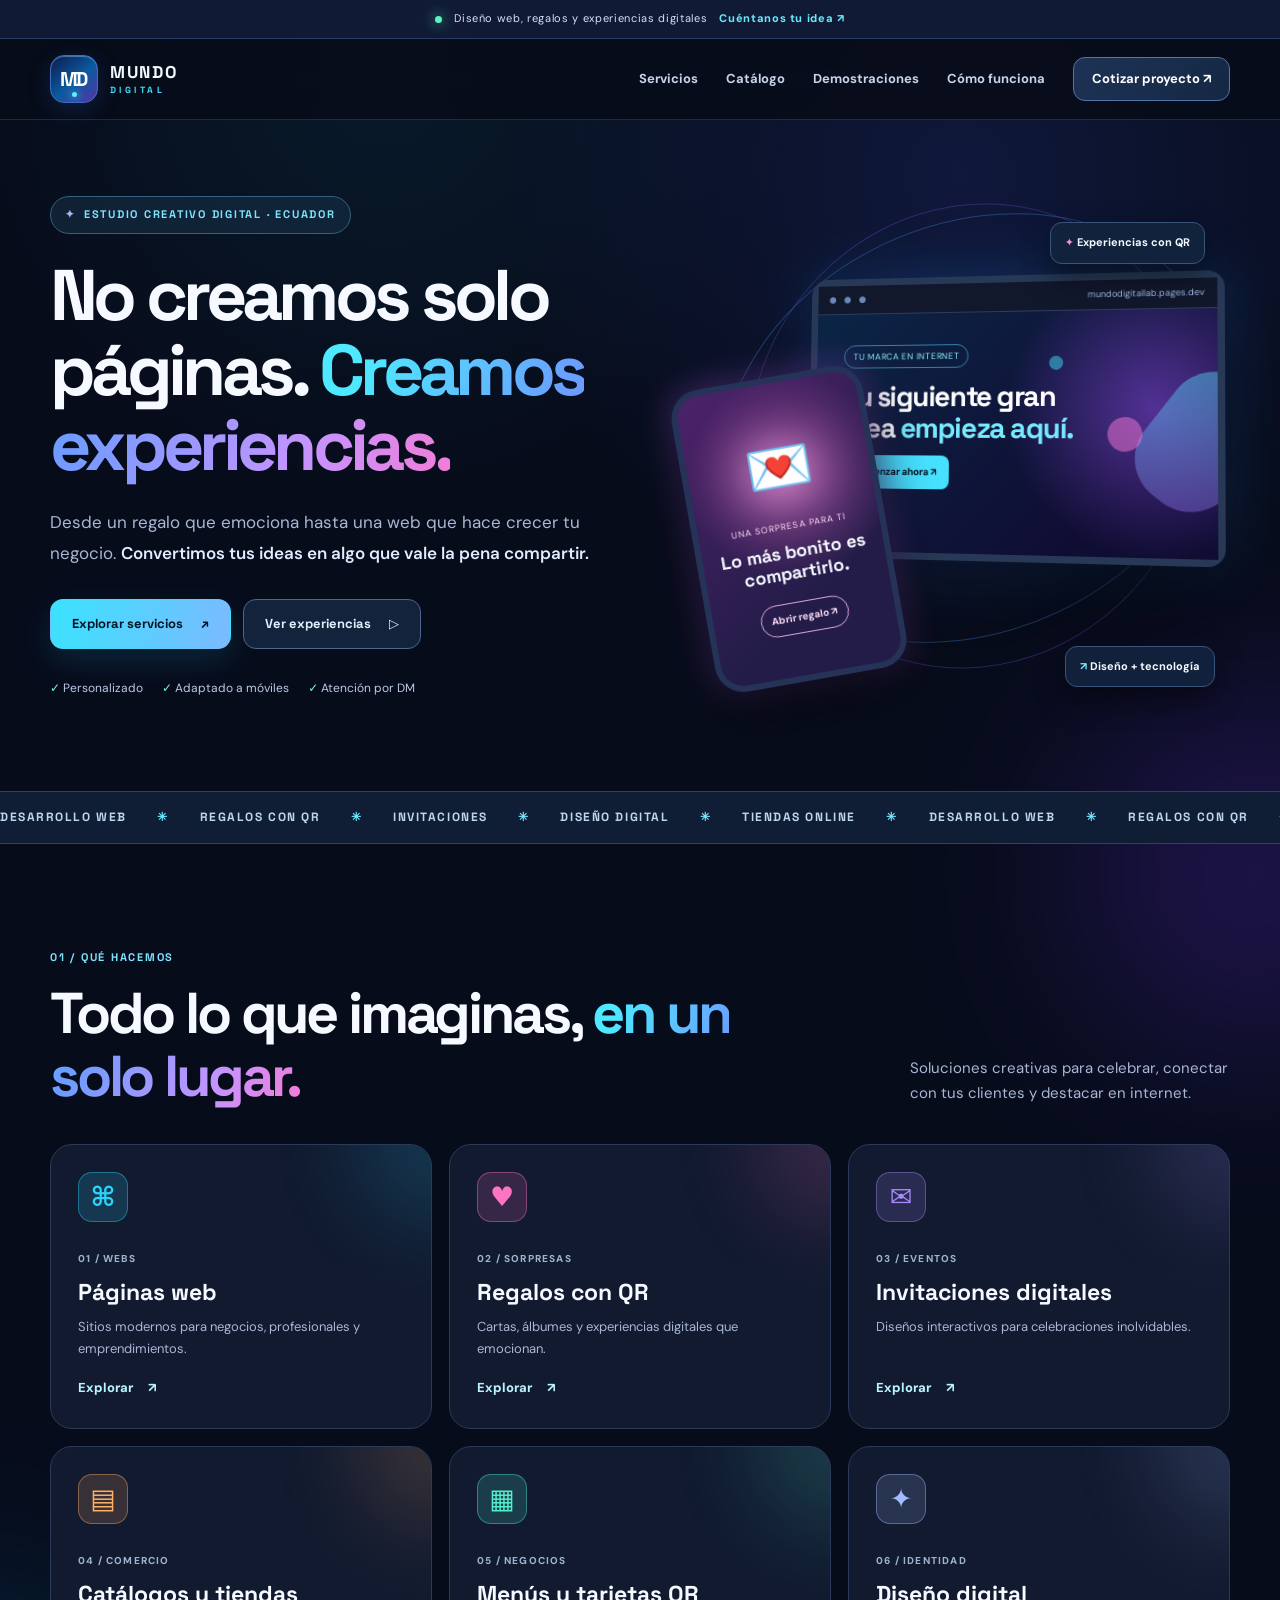
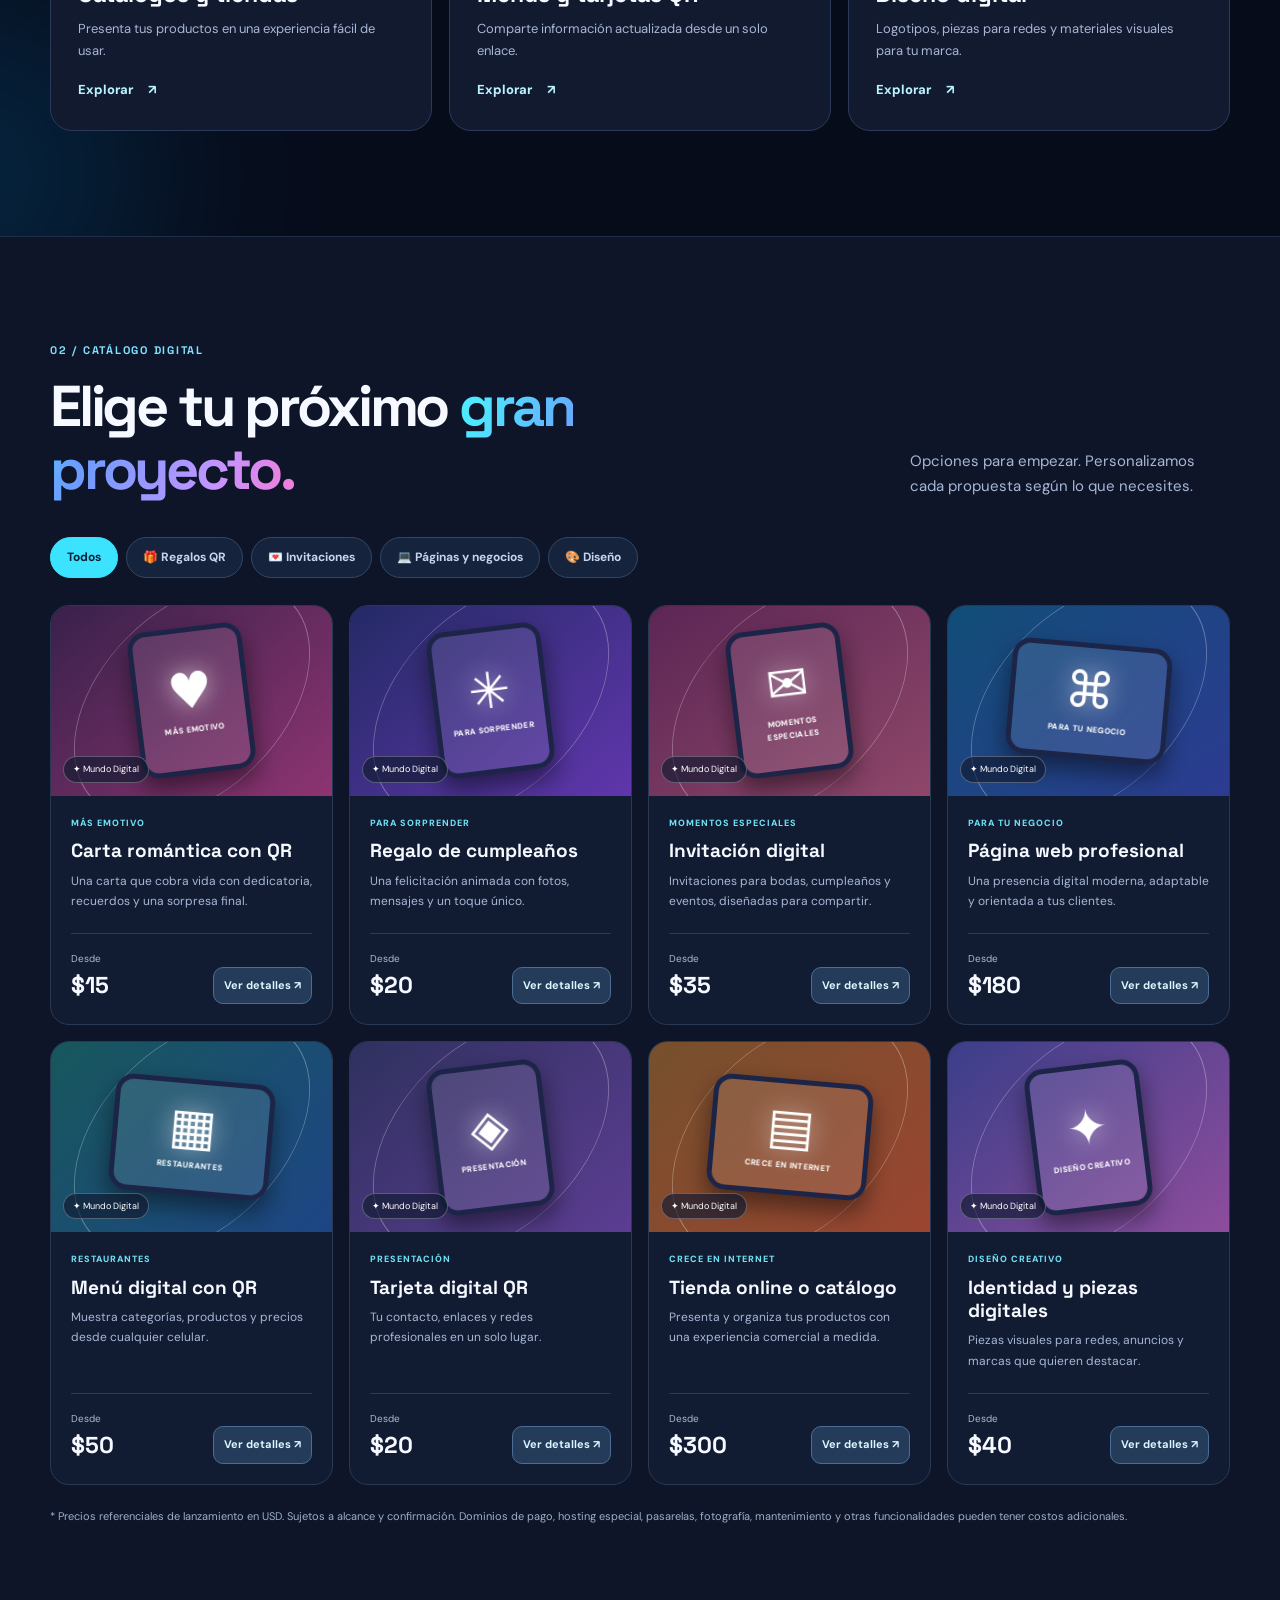
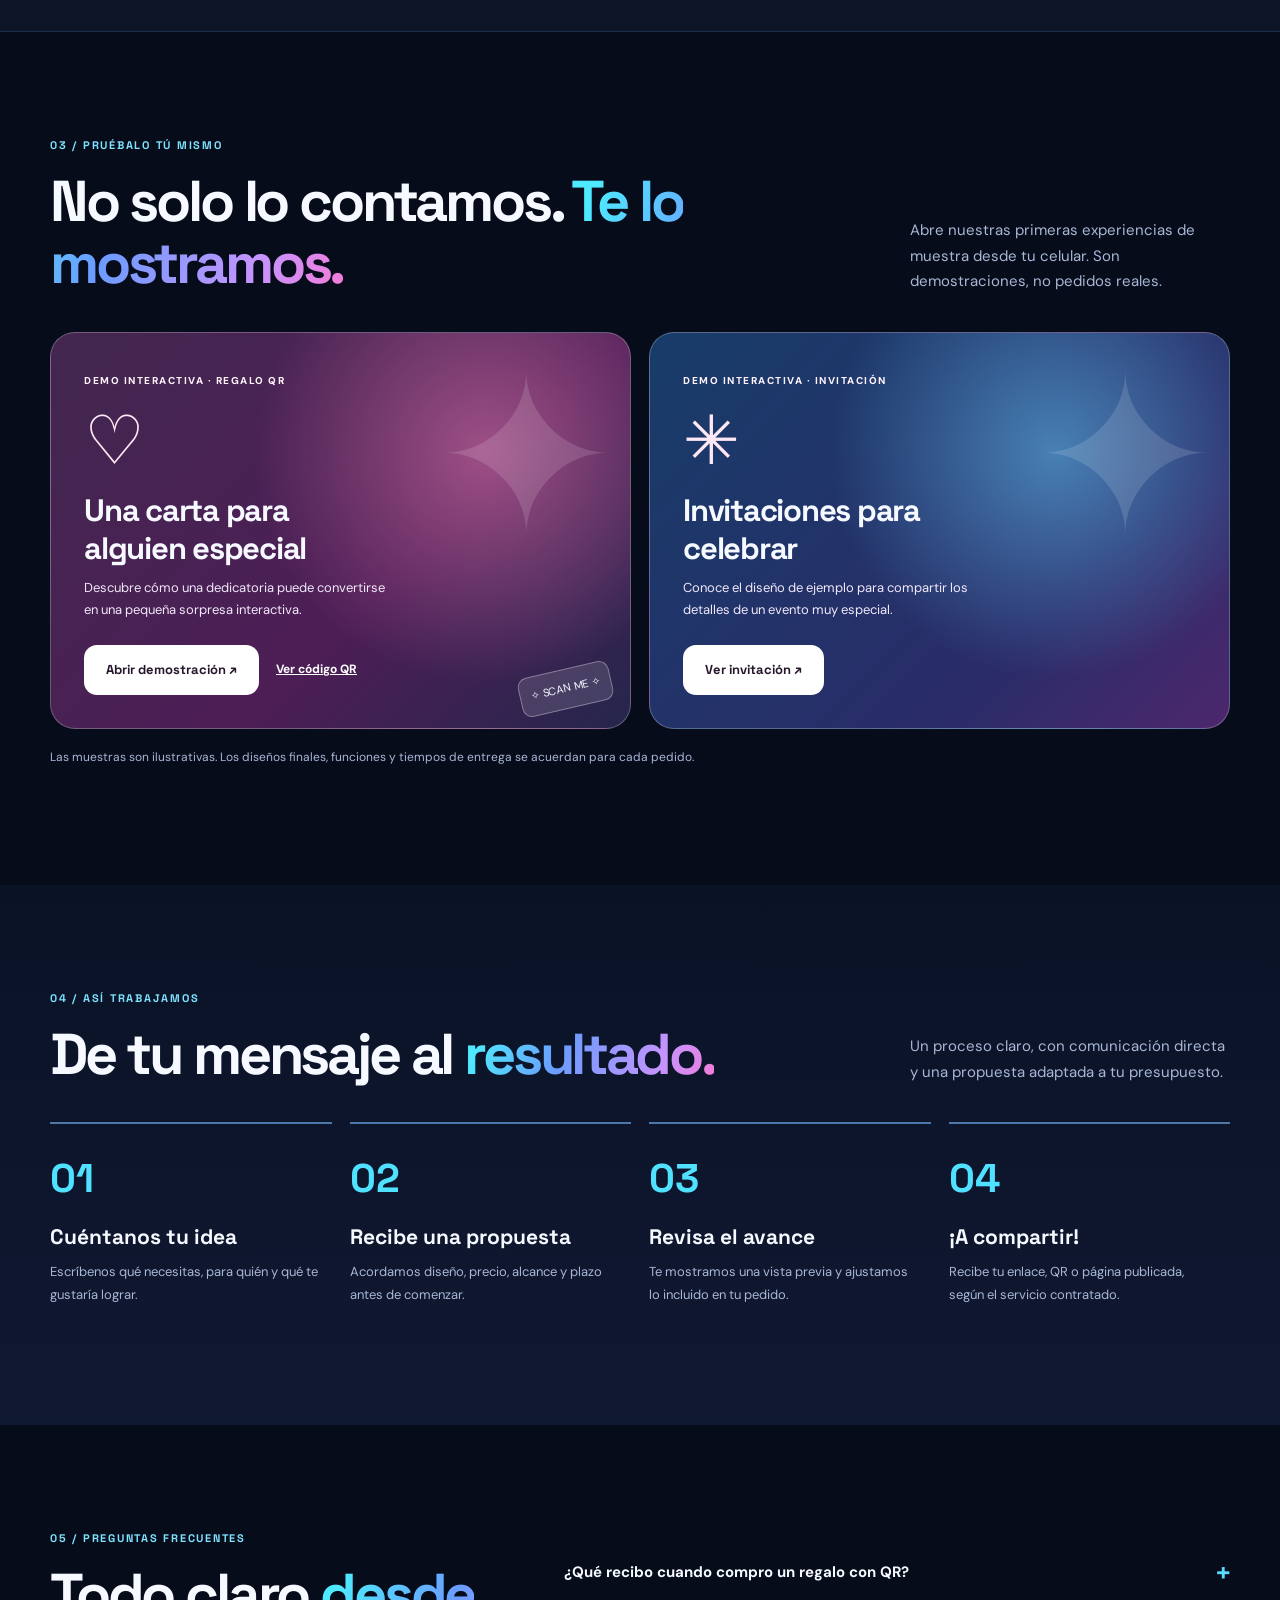
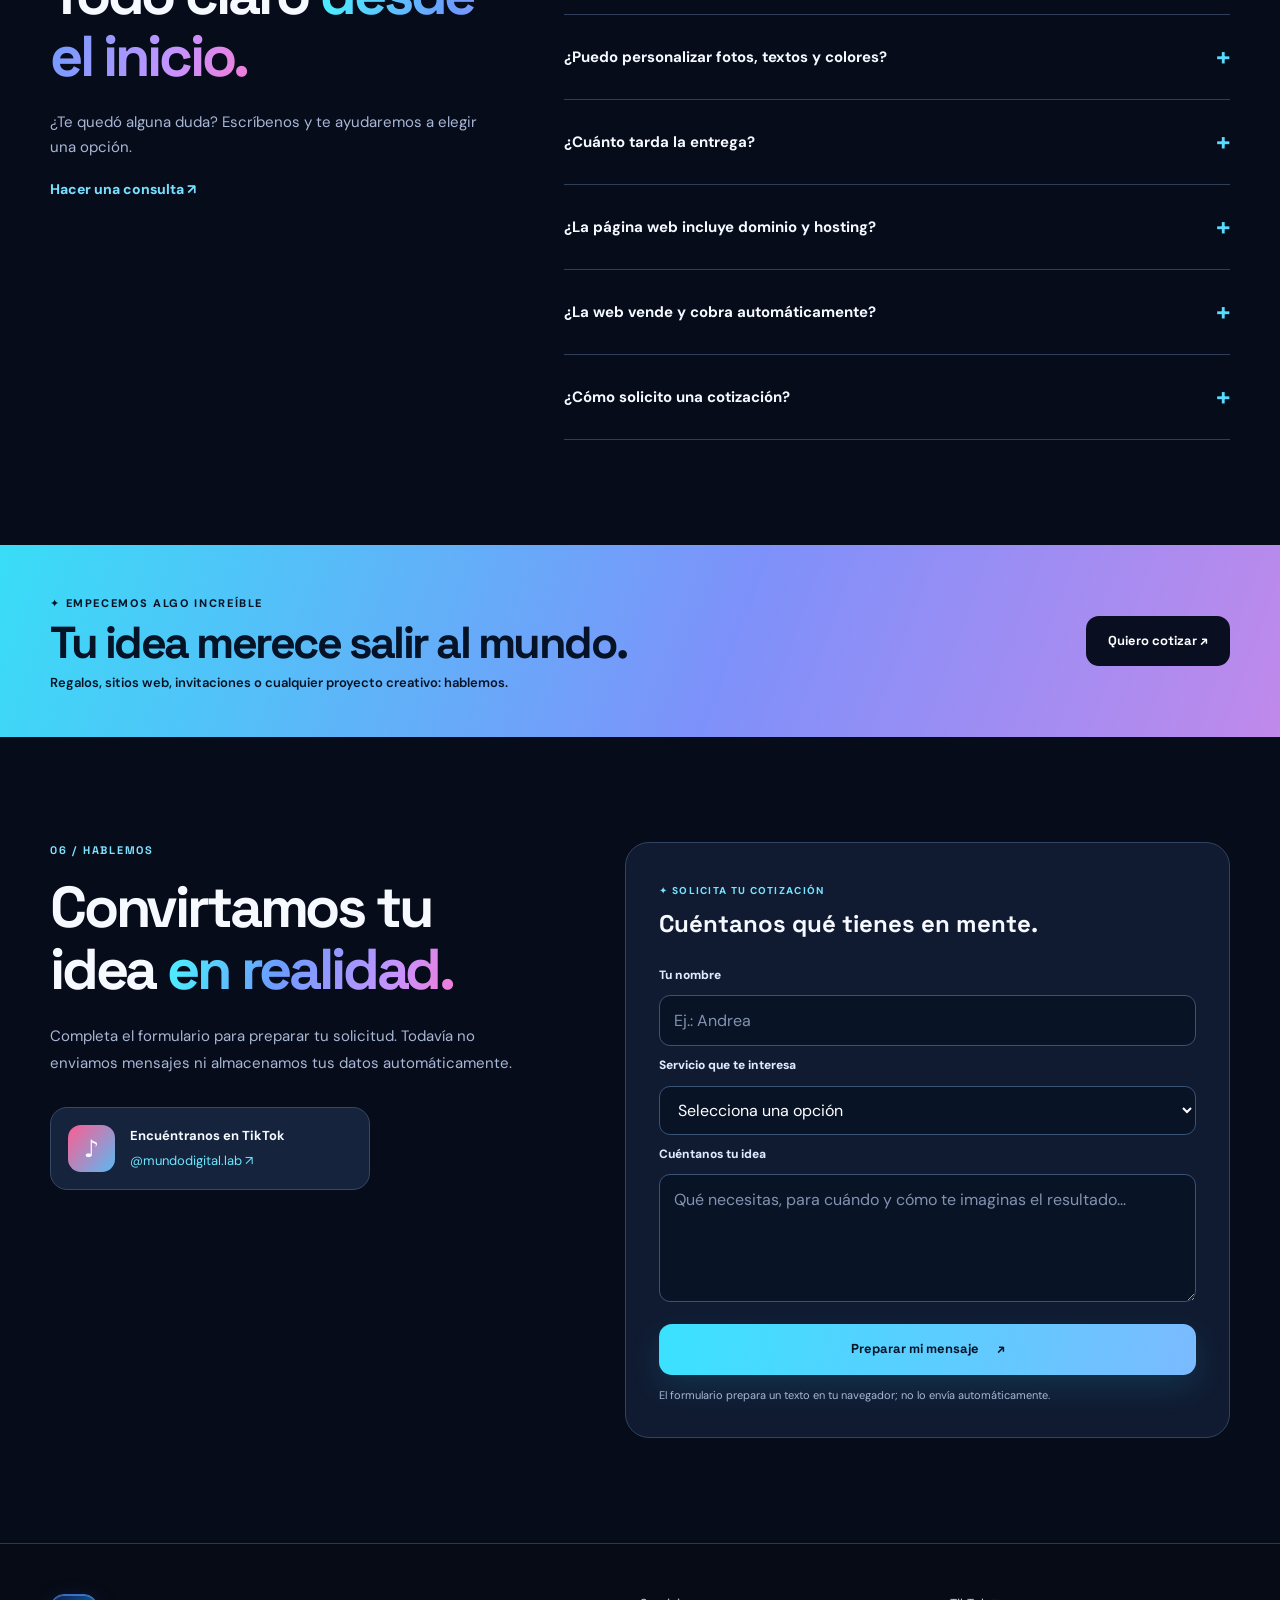
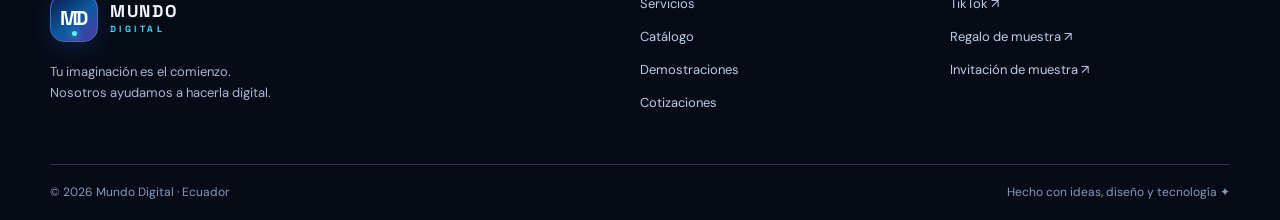
<file: index.html>
<!doctype html>
<html lang="es">
<head>
  <meta charset="utf-8">
  <meta name="viewport" content="width=device-width, initial-scale=1">
  <meta name="theme-color" content="#080c1b">
  <meta name="description" content="Mundo Digital: páginas web profesionales, regalos con QR, invitaciones, tiendas online y diseño digital. Creatividad desde Ecuador para tus ideas.">
  <meta property="og:type" content="website">
  <meta property="og:title" content="Mundo Digital — Tus ideas cobran vida">
  <meta property="og:description" content="Páginas web, regalos personalizados con QR, invitaciones y experiencias digitales creativas.">
  <meta property="og:url" content="https://mundodigitallab.pages.dev/">
  <meta property="og:image" content="https://mundodigitallab.pages.dev/assets/social-preview.png">
  <link rel="canonical" href="https://mundodigitallab.pages.dev/">
  <title>Mundo Digital — Páginas web, regalos QR y diseño creativo</title>
  <link rel="icon" href="assets/favicon.svg" type="image/svg+xml">
  <link rel="preconnect" href="https://fonts.googleapis.com">
  <link rel="preconnect" href="https://fonts.gstatic.com" crossorigin>
  <link href="https://fonts.googleapis.com/css2?family=DM+Sans:wght@400;500;600;700;800&family=Space+Grotesk:wght@400;500;600;700&display=swap" rel="stylesheet">
  <link rel="stylesheet" href="styles.css">
  <script src="script.js" defer></script>
</head>
<body>
  <a class="skip-link" href="#contenido">Saltar al contenido</a>
  <div class="ambient-light ambient-light-a" aria-hidden="true"></div>
  <div class="ambient-light ambient-light-b" aria-hidden="true"></div>

  <div class="topline"><div class="container"><span class="pulse" aria-hidden="true"></span> Diseño web, regalos y experiencias digitales <a href="#contacto">Cuéntanos tu idea <span aria-hidden="true">↗</span></a></div></div>
  <header class="site-header" id="inicio">
    <nav class="container nav" aria-label="Navegación principal">
      <a href="#inicio" class="brand" aria-label="Mundo Digital, ir al inicio">
        <span class="brand-mark" aria-hidden="true"><span>MD</span><i></i></span>
        <span class="brand-wordmark"><strong>MUNDO</strong><small>DIGITAL</small></span>
      </a>
      <button class="menu-button" id="menuButton" type="button" aria-label="Abrir menú" aria-controls="navItems" aria-expanded="false"><span></span><span></span><span></span></button>
      <div class="nav-items" id="navItems">
        <a href="#servicios">Servicios</a>
        <a href="#catalogo">Catálogo</a>
        <a href="#demostraciones">Demostraciones</a>
        <a href="#proceso">Cómo funciona</a>
        <a class="nav-cta" href="#contacto">Cotizar proyecto <span aria-hidden="true">↗</span></a>
      </div>
    </nav>
  </header>

  <main id="contenido">
    <section class="hero container" aria-labelledby="heroTitle">
      <div class="hero-copy-wrap">
        <div class="eyebrow"><span class="eyebrow-star">✦</span> ESTUDIO CREATIVO DIGITAL · ECUADOR</div>
        <h1 id="heroTitle">No creamos solo páginas. <span class="gradient-text">Creamos experiencias.</span></h1>
        <p class="hero-description">Desde un regalo que emociona hasta una web que hace crecer tu negocio. <strong>Convertimos tus ideas en algo que vale la pena compartir.</strong></p>
        <div class="hero-actions">
          <a class="btn btn-primary" href="#catalogo">Explorar servicios <span aria-hidden="true">↗</span></a>
          <a class="btn btn-outline" href="#demostraciones">Ver experiencias <span aria-hidden="true">▷</span></a>
        </div>
        <div class="hero-benefits"><span><b>✓</b> Personalizado</span><span><b>✓</b> Adaptado a móviles</span><span><b>✓</b> Atención por DM</span></div>
      </div>
      <div class="hero-art" aria-label="Vista ilustrativa de servicios digitales de Mundo Digital">
        <div class="hero-grid-glow" aria-hidden="true"></div>
        <div class="orbit orbit-one" aria-hidden="true"></div><div class="orbit orbit-two" aria-hidden="true"></div>
        <div class="desktop-mock" aria-hidden="true">
          <div class="desktop-top"><span class="dots">● ● ●</span><span class="url-chip">mundodigitallab.pages.dev</span></div>
          <div class="desktop-body"><span class="preview-chip">TU MARCA EN INTERNET</span><h2>Tu siguiente gran idea <em>empieza aquí.</em></h2><div class="preview-cta">Comenzar ahora ↗</div><div class="desktop-shapes"><i></i><i></i><i></i></div></div>
        </div>
        <div class="gift-mock"><span>💌</span><small>UNA SORPRESA PARA TI</small><strong>Lo más bonito es compartirlo.</strong><a href="demos/carta-romantica.html" aria-label="Abrir demo de regalo romántico">Abrir regalo ↗</a></div>
        <div class="floating-label fl-one"><span>✦</span> Experiencias con QR</div>
        <div class="floating-label fl-two"><span>↗</span> Diseño + tecnología</div>
      </div>
    </section>

    <div class="marquee" aria-label="Especialidades de Mundo Digital"><div>DESARROLLO WEB <b>✳</b> REGALOS CON QR <b>✳</b> INVITACIONES <b>✳</b> DISEÑO DIGITAL <b>✳</b> TIENDAS ONLINE <b>✳</b> DESARROLLO WEB <b>✳</b> REGALOS CON QR <b>✳</b> INVITACIONES <b>✳</b> DISEÑO DIGITAL <b>✳</b></div></div>

    <section class="section container" id="servicios" aria-labelledby="servicesTitle">
      <div class="section-heading"><div><p class="section-kicker">01 / QUÉ HACEMOS</p><h2 id="servicesTitle">Todo lo que imaginas, <span class="gradient-text">en un solo lugar.</span></h2></div><p>Soluciones creativas para celebrar, conectar con tus clientes y destacar en internet.</p></div>
      <div class="services-grid">
        <article class="service-block service-blue"><div class="service-icon" aria-hidden="true">⌘</div><span class="service-number">01 / WEBS</span><h3>Páginas web</h3><p>Sitios modernos para negocios, profesionales y emprendimientos.</p><a href="#catalogo" data-goto-filter="web">Explorar <span aria-hidden="true">↗</span></a></article>
        <article class="service-block service-pink"><div class="service-icon" aria-hidden="true">♥</div><span class="service-number">02 / SORPRESAS</span><h3>Regalos con QR</h3><p>Cartas, álbumes y experiencias digitales que emocionan.</p><a href="#catalogo" data-goto-filter="regalos">Explorar <span aria-hidden="true">↗</span></a></article>
        <article class="service-block service-violet"><div class="service-icon" aria-hidden="true">✉</div><span class="service-number">03 / EVENTOS</span><h3>Invitaciones digitales</h3><p>Diseños interactivos para celebraciones inolvidables.</p><a href="#catalogo" data-goto-filter="eventos">Explorar <span aria-hidden="true">↗</span></a></article>
        <article class="service-block service-orange"><div class="service-icon" aria-hidden="true">▤</div><span class="service-number">04 / COMERCIO</span><h3>Catálogos y tiendas</h3><p>Presenta tus productos en una experiencia fácil de usar.</p><a href="#catalogo" data-goto-filter="web">Explorar <span aria-hidden="true">↗</span></a></article>
        <article class="service-block service-green"><div class="service-icon" aria-hidden="true">▦</div><span class="service-number">05 / NEGOCIOS</span><h3>Menús y tarjetas QR</h3><p>Comparte información actualizada desde un solo enlace.</p><a href="#catalogo" data-goto-filter="web">Explorar <span aria-hidden="true">↗</span></a></article>
        <article class="service-block service-lilac"><div class="service-icon" aria-hidden="true">✦</div><span class="service-number">06 / IDENTIDAD</span><h3>Diseño digital</h3><p>Logotipos, piezas para redes y materiales visuales para tu marca.</p><a href="#catalogo" data-goto-filter="diseno">Explorar <span aria-hidden="true">↗</span></a></article>
      </div>
    </section>

    <section class="section catalog-section" id="catalogo" aria-labelledby="catalogTitle">
      <div class="container">
        <div class="section-heading"><div><p class="section-kicker">02 / CATÁLOGO DIGITAL</p><h2 id="catalogTitle">Elige tu próximo <span class="gradient-text">gran proyecto.</span></h2></div><p>Opciones para empezar. Personalizamos cada propuesta según lo que necesites.</p></div>
        <div class="filter-list" role="group" aria-label="Filtrar productos"><button class="filter-button active" type="button" data-filter="todos" aria-pressed="true">Todos</button><button class="filter-button" type="button" data-filter="regalos" aria-pressed="false">🎁 Regalos QR</button><button class="filter-button" type="button" data-filter="eventos" aria-pressed="false">💌 Invitaciones</button><button class="filter-button" type="button" data-filter="web" aria-pressed="false">💻 Páginas y negocios</button><button class="filter-button" type="button" data-filter="diseno" aria-pressed="false">🎨 Diseño</button></div>
        <div class="catalog-grid" id="productGrid" aria-live="polite"></div>
        <p class="pricing-note">* Precios referenciales de lanzamiento en USD. Sujetos a alcance y confirmación. Dominios de pago, hosting especial, pasarelas, fotografía, mantenimiento y otras funcionalidades pueden tener costos adicionales.</p>
      </div>
    </section>

    <section class="section container demos-section" id="demostraciones" aria-labelledby="demosTitle">
      <div class="section-heading"><div><p class="section-kicker">03 / PRUÉBALO TÚ MISMO</p><h2 id="demosTitle">No solo lo contamos. <span class="gradient-text">Te lo mostramos.</span></h2></div><p>Abre nuestras primeras experiencias de muestra desde tu celular. Son demostraciones, no pedidos reales.</p></div>
      <div class="demo-grid">
        <article class="demo-feature demo-romance"><div class="demo-feature-content"><span class="demo-label">DEMO INTERACTIVA · REGALO QR</span><span class="demo-big-icon" aria-hidden="true">♡</span><h3>Una carta para alguien especial</h3><p>Descubre cómo una dedicatoria puede convertirse en una pequeña sorpresa interactiva.</p><div class="demo-actions"><a href="demos/carta-romantica.html" class="btn btn-light">Abrir demostración ↗</a><button type="button" class="text-btn" id="qrButton">Ver código QR</button></div></div><div class="qr-floating" aria-hidden="true">✧ SCAN ME ✧</div></article>
        <article class="demo-feature demo-party"><div class="demo-feature-content"><span class="demo-label">DEMO INTERACTIVA · INVITACIÓN</span><span class="demo-big-icon" aria-hidden="true">✳</span><h3>Invitaciones para celebrar</h3><p>Conoce el diseño de ejemplo para compartir los detalles de un evento muy especial.</p><div class="demo-actions"><a href="demos/invitacion.html" class="btn btn-light">Ver invitación ↗</a></div></div></article>
      </div>
      <p class="demo-caption">Las muestras son ilustrativas. Los diseños finales, funciones y tiempos de entrega se acuerdan para cada pedido.</p>
    </section>

    <section class="section process-section" id="proceso" aria-labelledby="processTitle"><div class="container"><div class="section-heading"><div><p class="section-kicker">04 / ASÍ TRABAJAMOS</p><h2 id="processTitle">De tu mensaje al <span class="gradient-text">resultado.</span></h2></div><p>Un proceso claro, con comunicación directa y una propuesta adaptada a tu presupuesto.</p></div><div class="steps-grid"><article><span>01</span><h3>Cuéntanos tu idea</h3><p>Escríbenos qué necesitas, para quién y qué te gustaría lograr.</p></article><article><span>02</span><h3>Recibe una propuesta</h3><p>Acordamos diseño, precio, alcance y plazo antes de comenzar.</p></article><article><span>03</span><h3>Revisa el avance</h3><p>Te mostramos una vista previa y ajustamos lo incluido en tu pedido.</p></article><article><span>04</span><h3>¡A compartir!</h3><p>Recibe tu enlace, QR o página publicada, según el servicio contratado.</p></article></div></div></section>

    <section class="section container faq-section" id="preguntas" aria-labelledby="faqTitle"><div class="faq-intro"><p class="section-kicker">05 / PREGUNTAS FRECUENTES</p><h2 id="faqTitle">Todo claro <span class="gradient-text">desde el inicio.</span></h2><p>¿Te quedó alguna duda? Escríbenos y te ayudaremos a elegir una opción.</p><a href="#contacto" class="inline-link">Hacer una consulta ↗</a></div><div class="faq-list"><details><summary>¿Qué recibo cuando compro un regalo con QR?</summary><p>Según el paquete elegido, te entregamos el enlace de tu regalo digital y su código QR para compartir o imprimir. Antes de confirmar, acordamos cuánto tiempo estará disponible.</p></details><details><summary>¿Puedo personalizar fotos, textos y colores?</summary><p>Sí. Las opciones de personalización y cantidad de cambios incluidos dependen del diseño y la cotización.</p></details><details><summary>¿Cuánto tarda la entrega?</summary><p>Depende del tipo de producto y la complejidad. Confirmaremos el plazo antes de iniciar el trabajo.</p></details><details><summary>¿La página web incluye dominio y hosting?</summary><p>El hosting y el dominio se detallan por separado en la propuesta. También podemos orientarte con alternativas gratuitas y dominios propios.</p></details><details><summary>¿La web vende y cobra automáticamente?</summary><p>Por ahora, Mundo Digital recibe solicitudes de cotización. Las tiendas con pagos en línea son proyectos que se presupuestan individualmente y requieren una integración adicional.</p></details><details><summary>¿Cómo solicito una cotización?</summary><p>Completa el formulario de abajo. Prepararemos un mensaje que podrás copiar y enviarnos por TikTok. Si habilitamos WhatsApp comercial, también aparecerá esa opción.</p></details></div></section>

    <section class="contact-band" aria-label="Invitación a cotizar"><div class="container contact-band-inner"><div><span>✦ EMPECEMOS ALGO INCREÍBLE</span><h2>Tu idea merece salir al mundo.</h2><p>Regalos, sitios web, invitaciones o cualquier proyecto creativo: hablemos.</p></div><a href="#contacto" class="btn btn-dark">Quiero cotizar ↗</a></div></section>
    <section class="section container contact-section" id="contacto" aria-labelledby="contactTitle"><div class="contact-info"><p class="section-kicker">06 / HABLEMOS</p><h2 id="contactTitle">Convirtamos tu idea <span class="gradient-text">en realidad.</span></h2><p>Completa el formulario para preparar tu solicitud. Todavía no enviamos mensajes ni almacenamos tus datos automáticamente.</p><div class="social-card"><span class="social-avatar" aria-hidden="true">♪</span><div><strong>Encuéntranos en TikTok</strong><a href="https://www.tiktok.com/@mundodigital.lab" target="_blank" rel="noopener noreferrer">@mundodigital.lab ↗</a></div></div></div><form class="contact-form" id="contactForm"><div class="contact-form-head"><span>✦ SOLICITA TU COTIZACIÓN</span><h3>Cuéntanos qué tienes en mente.</h3></div><label for="clientName">Tu nombre</label><input type="text" id="clientName" name="name" maxlength="70" autocomplete="name" required placeholder="Ej.: Andrea"><label for="serviceSelect">Servicio que te interesa</label><select id="serviceSelect" name="service" required><option value="">Selecciona una opción</option><option>Regalo digital con QR</option><option>Invitación digital</option><option>Página web para negocio</option><option>Tienda online o catálogo</option><option>Menú o tarjeta con QR</option><option>Diseño digital</option><option>Otro proyecto</option></select><label for="projectMessage">Cuéntanos tu idea</label><textarea id="projectMessage" name="message" maxlength="900" rows="4" required placeholder="Qué necesitas, para cuándo y cómo te imaginas el resultado..."></textarea><button type="submit" class="btn btn-primary btn-submit">Preparar mi mensaje <span aria-hidden="true">↗</span></button><p class="field-caption">El formulario prepara un texto en tu navegador; no lo envía automáticamente.</p><div class="contact-result" id="contactResult" hidden><strong>¡Tu mensaje está listo!</strong><p id="contactSetupNote">Cópialo y envíanoslo por DM.</p><textarea id="preparedMessage" rows="5" readonly aria-label="Texto de tu solicitud"></textarea><div class="contact-result-actions"><button id="copyMessage" class="btn btn-outline" type="button">Copiar mensaje</button><a id="whatsAppLink" class="btn btn-primary" hidden target="_blank" rel="noopener noreferrer">Enviar por WhatsApp ↗</a><a class="btn btn-outline" href="https://www.tiktok.com/@mundodigital.lab" target="_blank" rel="noopener noreferrer">Abrir TikTok ↗</a></div></div></form></section>
  </main>
  <footer class="site-footer"><div class="container footer-main"><div><a href="#inicio" class="brand"><span class="brand-mark" aria-hidden="true"><span>MD</span><i></i></span><span class="brand-wordmark"><strong>MUNDO</strong><small>DIGITAL</small></span></a><p>Tu imaginación es el comienzo.<br>Nosotros ayudamos a hacerla digital.</p></div><div class="footer-links"><a href="#servicios">Servicios</a><a href="#catalogo">Catálogo</a><a href="#demostraciones">Demostraciones</a><a href="#contacto">Cotizaciones</a></div><div class="footer-links"><a href="https://www.tiktok.com/@mundodigital.lab" target="_blank" rel="noopener noreferrer">TikTok ↗</a><a href="demos/carta-romantica.html">Regalo de muestra ↗</a><a href="demos/invitacion.html">Invitación de muestra ↗</a></div></div><div class="container footer-bottom"><span>© <span id="year">2026</span> Mundo Digital · Ecuador</span><span>Hecho con ideas, diseño y tecnología ✦</span></div></footer>

  <dialog id="productDialog" class="product-dialog" aria-labelledby="dialogTitle"><button type="button" class="dialog-close" id="dialogClose" aria-label="Cerrar ventana">×</button><div id="dialogContent"></div></dialog>
  <dialog id="qrDialog" class="qr-dialog" aria-labelledby="qrTitle"><button type="button" class="dialog-close" id="qrClose" aria-label="Cerrar código QR">×</button><div class="qr-dialog-content"><span class="section-kicker">ESCANEA Y PRUEBA</span><h2 id="qrTitle">Regalo romántico de muestra</h2><img src="assets/qr-demo-carta.png" width="240" height="240" alt="Código QR que lleva a la demostración romántica de Mundo Digital"><p>Escanea desde otro celular o abre directamente la demostración.</p><a class="btn btn-primary" href="demos/carta-romantica.html">Abrir regalo ↗</a></div></dialog>
</body>
</html>
</file>
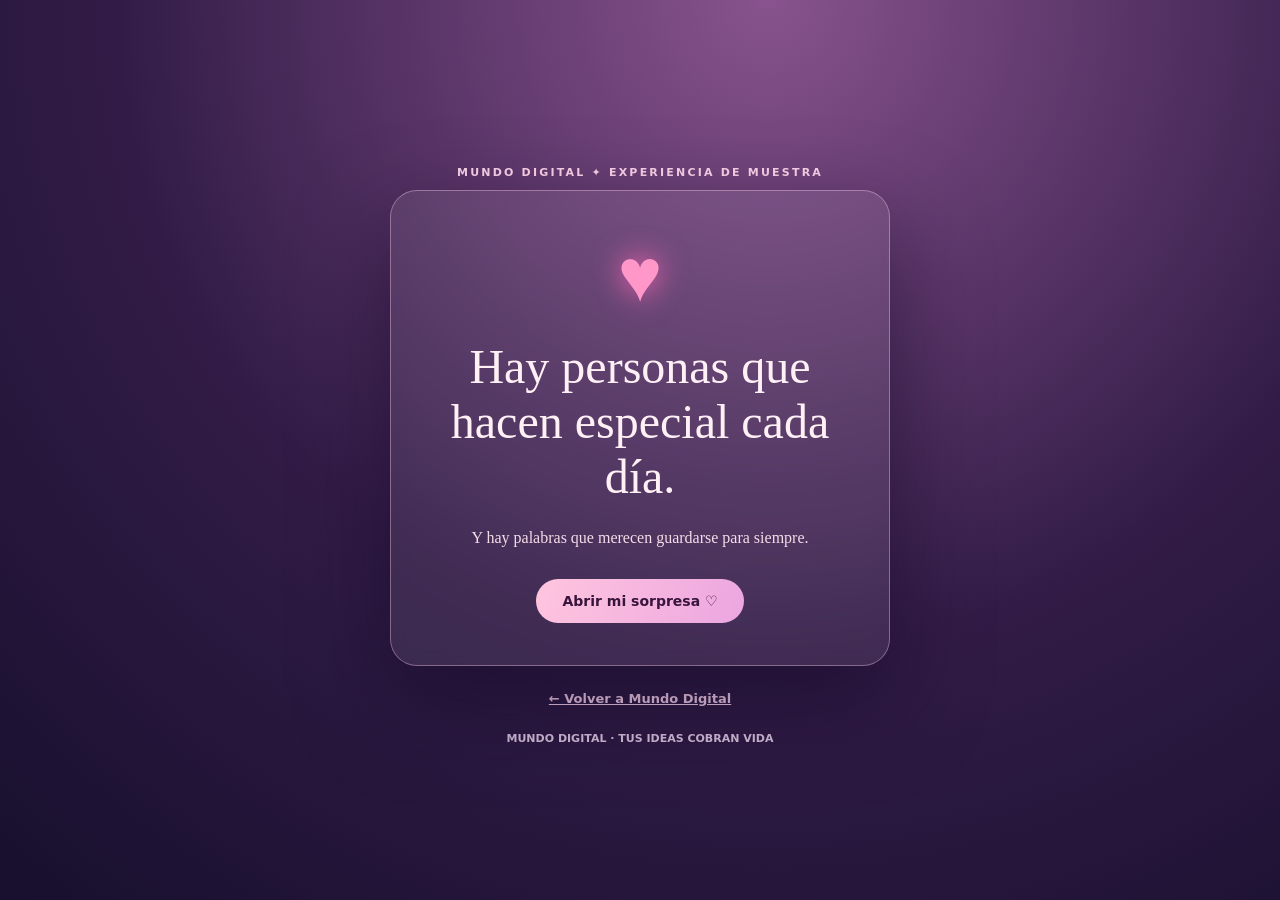
<file: demos/carta-romantica.html>
<!doctype html>
<html lang="es"><head><meta charset="utf-8"><meta name="viewport" content="width=device-width, initial-scale=1"><meta name="theme-color" content="#301b42"><title>Carta con QR — Demo Mundo Digital</title><meta name="description" content="Descubre una demostración interactiva de regalo digital con QR de Mundo Digital"><link rel="icon" href="../assets/favicon.svg" type="image/svg+xml"><style>
*{box-sizing:border-box}body{margin:0;min-height:100vh;font-family:Georgia,serif;background:radial-gradient(circle at 60% 0%,#88538e,#321c47 55%,#170f2d);color:#fff0f6;display:flex;justify-content:center;align-items:center;padding:24px}.wrap{width:min(500px,100%);text-align:center}.label{letter-spacing:.2em;font:700 11px system-ui;color:#ffd5ec}.card{background:#ffffff13;border:1px solid #ffcfed60;border-radius:27px;padding:42px 26px;box-shadow:0 35px 90px #1307258c;backdrop-filter:blur(8px)}.heart{font-size:75px;color:#ff98c9;text-shadow:0 0 30px #ff68b7;animation:beat 2s infinite}@keyframes beat{50%{transform:scale(1.15)}}h1{font-weight:400;font-size:clamp(34px,8vw,48px);line-height:1.15;margin:20px 0}p{line-height:1.8;color:#f6dce9;font-size:16px}.button{background:linear-gradient(110deg,#ffc5de,#eca6e0);color:#38153c;font:bold 14px system-ui;padding:14px 26px;border-radius:40px;border:0;cursor:pointer;margin-top:10px}#surprise[hidden]{display:none}.surprise{animation:appear .7s ease-out}@keyframes appear{from{opacity:0;transform:translateY(15px)}}.divider{color:#ffa7df;font-size:33px}.note{font-size:13px;color:#e7c0db}.back{display:inline-block;color:#fbd5f1;margin-top:25px;font:600 13px system-ui}.foot{font:700 11px system-ui;color:#d6c0dc;margin-top:25px}button:focus-visible,a:focus-visible{outline:3px solid white;outline-offset:4px}@media(prefers-reduced-motion:reduce){*{animation:none!important}}</style></head>
<body><div class="wrap"><p class="label">MUNDO DIGITAL ✦ EXPERIENCIA DE MUESTRA</p><main class="card"><div class="heart" aria-hidden="true">♥</div><h1>Hay personas que hacen especial cada día.</h1><p>Y hay palabras que merecen guardarse para siempre.</p><button class="button" id="reveal" type="button" aria-controls="surprise" aria-expanded="false">Abrir mi sorpresa ♡</button><div id="surprise" class="surprise" hidden><div class="divider" aria-hidden="true">✧ ✦ ✧</div><h2>Para alguien muy especial</h2><p>Si pudiera guardar un instante para siempre, elegiría uno contigo. Porque los mejores recuerdos no son lugares: son las personas con quienes los compartimos.</p><p><strong>Gracias por existir en mi historia. ♥</strong></p><p class="note">Esta es una demostración. Tu regalo tendrá tus propias palabras, colores y recuerdos.</p></div></main><a class="back" href="../index.html#catalogo">← Volver a Mundo Digital</a><div class="foot">MUNDO DIGITAL · TUS IDEAS COBRAN VIDA</div></div><script>document.getElementById('reveal').addEventListener('click',function(){const target=document.getElementById('surprise');const hidden=target.hidden;target.hidden=!hidden;this.setAttribute('aria-expanded',String(hidden));this.textContent=hidden?'Ocultar sorpresa ✦':'Abrir mi sorpresa ♡';});</script></body></html>
</file>
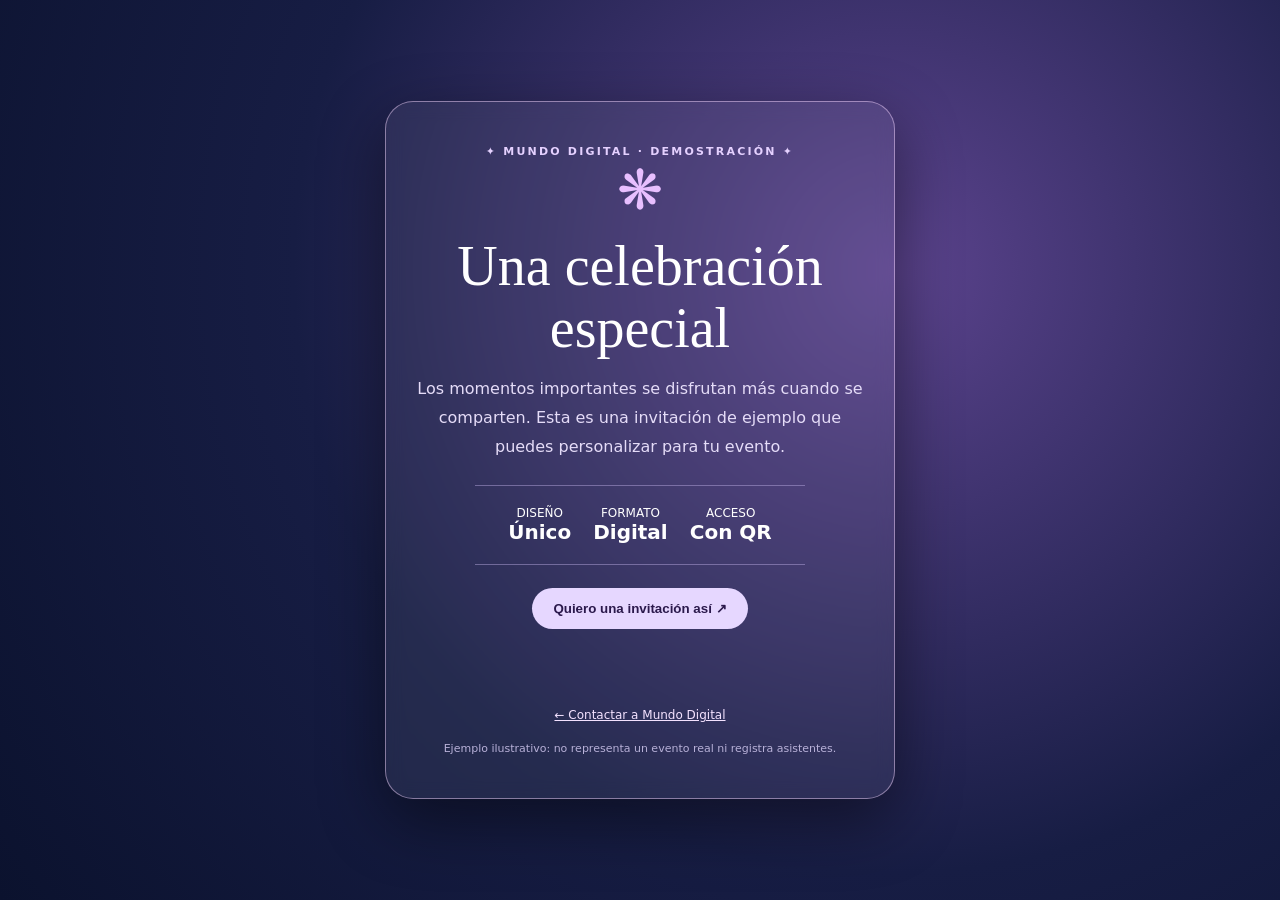
<file: demos/invitacion.html>
<!doctype html><html lang="es"><head><meta charset="utf-8"><meta name="viewport" content="width=device-width, initial-scale=1"><meta name="theme-color" content="#211a46"><title>Invitación digital — Demo Mundo Digital</title><meta name="description" content="Ejemplo de invitación digital diseñada por Mundo Digital"><link rel="icon" href="../assets/favicon.svg" type="image/svg+xml"><style>*{box-sizing:border-box}body{margin:0;min-height:100vh;background:radial-gradient(circle at 70% 30%,#5b438d,#171d44 55%,#0b122e);color:#fff;font-family:system-ui,sans-serif;display:grid;place-items:center;padding:24px}.card{max-width:510px;width:100%;border:1px solid #f8d9ff77;border-radius:28px;background:#ffffff10;backdrop-filter:blur(9px);text-align:center;box-shadow:0 22px 65px #0007;padding:43px 25px}.tag{font-size:11px;letter-spacing:.2em;color:#e5d1ff;font-weight:700}.deco{font-family:Georgia,serif;font-size:55px;color:#e8bfff}h1{font:normal clamp(39px,8vw,56px) Georgia,serif;line-height:1.1;margin:14px 0}p{line-height:1.8;color:#e5dcf8}.pill{border-top:1px solid #b9a9df7a;border-bottom:1px solid #b9a9df7a;display:flex;justify-content:center;gap:22px;padding:20px;margin:23px auto;max-width:330px}.pill span{display:flex;flex-direction:column;font-size:12px}.pill strong{font-size:20px;color:#fff}.button{border:0;background:#e6d7ff;color:#2b194c;border-radius:30px;padding:13px 21px;font-weight:800;cursor:pointer}#notice{min-height:40px;margin-top:14px;font-size:13px}.back{display:block;margin-top:25px;color:#f4e2ff;font-size:12px}.foot{color:#b8b1d8;font-size:11px;margin-top:20px}</style></head><body><main class="card"><div class="tag">✦ MUNDO DIGITAL · DEMOSTRACIÓN ✦</div><div class="deco">❋</div><h1>Una celebración especial</h1><p>Los momentos importantes se disfrutan más cuando se comparten. Esta es una invitación de ejemplo que puedes personalizar para tu evento.</p><div class="pill"><span>DISEÑO<strong>Único</strong></span><span>FORMATO<strong>Digital</strong></span><span>ACCESO<strong>Con QR</strong></span></div><button class="button" id="demoButton" type="button">Quiero una invitación así ↗</button><p id="notice" role="status"></p><a class="back" href="../index.html#contacto">← Contactar a Mundo Digital</a><div class="foot">Ejemplo ilustrativo: no representa un evento real ni registra asistentes.</div></main><script>document.getElementById('demoButton').addEventListener('click',()=>{document.getElementById('notice').textContent='Cuéntanos tu evento y crearemos una cotización personalizada.';});</script></body></html>
</file>
<file: styles.css>
:root{--bg:#070c1b;--panel:#111a31;--panel2:#151f39;--line:#273552;--txt:#f6f9ff;--sub:#a8b7d5;--cyan:#42dcff;--purple:#a77bff;--pink:#ff78c8;--radius:22px;--max:1180px}
*{box-sizing:border-box}html{scroll-behavior:smooth;scroll-padding-top:100px}body{margin:0;min-width:320px;overflow-x:hidden;font-family:'DM Sans',system-ui,sans-serif;color:var(--txt);background:var(--bg);line-height:1.6}body:before{content:"";position:absolute;top:0;left:0;right:0;height:700px;background:radial-gradient(circle at 75% 25%,#19276175,transparent 42%),radial-gradient(circle at 30% 12%,#0b3b504a,transparent 38%);pointer-events:none;z-index:-1}::selection{background:#0e98b8;color:white}a{color:inherit;text-decoration:none}button,input,select,textarea{font:inherit}button{cursor:pointer}button:disabled{cursor:not-allowed}a:focus-visible,button:focus-visible,input:focus-visible,select:focus-visible,textarea:focus-visible,summary:focus-visible{outline:3px solid #67edff;outline-offset:4px}img{max-width:100%;height:auto}h1,h2,h3,.brand,.btn{font-family:'Space Grotesk',system-ui,sans-serif}h1,h2,h3,p{margin-top:0}h2{font-size:clamp(35px,4.5vw,58px);line-height:1.08;letter-spacing:-.055em;margin-bottom:0}h3{line-height:1.23}.container{width:min(var(--max),calc(100% - 48px));margin-inline:auto}.skip-link{position:fixed;left:10px;top:-80px;background:white;color:#051126;padding:10px;z-index:200}.skip-link:focus{top:10px}.ambient-light{position:absolute;width:350px;height:350px;border-radius:100%;filter:blur(95px);pointer-events:none;z-index:-1;opacity:.26}.ambient-light-a{right:-150px;top:700px;background:#622bd5}.ambient-light-b{left:-200px;top:1600px;background:#006ca6}.gradient-text{background:linear-gradient(110deg,#4ee9ff 8%,#6b9cff 40%,#c494ff 77%,#f47cd7);-webkit-background-clip:text;background-clip:text;color:transparent}.topline{background:#101a34;border-bottom:1px solid #283d5f}.topline .container{min-height:38px;display:flex;align-items:center;justify-content:center;gap:12px;font-size:11px;color:#d5e0fa;letter-spacing:.06em}.topline a{font-weight:800;color:#68e8ff}.pulse{width:7px;height:7px;border-radius:50%;background:#5df3c3;box-shadow:0 0 14px #5df3c3}.site-header{z-index:40;position:sticky;top:0;background:#080d1ae9;border-bottom:1px solid #1e2a45;backdrop-filter:blur(18px)}.nav{min-height:80px;display:flex;align-items:center;justify-content:space-between;gap:18px}.brand{display:inline-flex;align-items:center;gap:12px;flex-shrink:0}.brand-mark{width:48px;height:48px;position:relative;display:flex;align-items:center;justify-content:center;border-radius:14px;overflow:hidden;border:1px solid #3e6dbf;background:linear-gradient(140deg,#0d285f 12%,#0b5a9f 54%,#5635a6);box-shadow:inset 0 1px #7cbeff77,0 6px 21px #1e55ba40}.brand-mark>span{font-size:20px;color:white;font-weight:700;letter-spacing:-.15em;line-height:1;transform:translateX(-2px);white-space:nowrap}.brand-mark i{position:absolute;width:5px;height:5px;background:#53f3ff;border-radius:50%;bottom:5px;left:calc(50% - 2.5px);box-shadow:0 0 9px #53f3ff}.brand-wordmark{display:flex;flex-direction:column;line-height:1}.brand-wordmark strong{font-size:17px;letter-spacing:.1em}.brand-wordmark small{margin-top:5px;color:var(--cyan);letter-spacing:.38em;font-size:9px;font-weight:800}.nav-items{display:flex;align-items:center;gap:28px}.nav-items>a{font-size:13px;font-weight:700;color:#c7d3e8;transition:color .2s}.nav-items>a:hover{color:#66e8ff}.nav-items .nav-cta{padding:11px 18px;border:1px solid #5475a9;border-radius:12px;color:white;background:linear-gradient(130deg,#1e3256,#142844)}.menu-button{display:none;background:#182745;border:1px solid #435a7b;padding:9px;border-radius:11px;width:42px;height:42px;flex-direction:column;justify-content:center;gap:5px}.menu-button span{display:block;height:2px;width:22px;background:#fff;border-radius:3px}.hero{display:grid;grid-template-columns:1.06fr .94fr;gap:35px;align-items:center;min-height:670px;padding-block:76px 92px}.eyebrow,.section-kicker{color:#7ee3ff;font-family:'Space Grotesk',sans-serif;font-size:11px;font-weight:700;letter-spacing:.16em}.eyebrow{display:inline-flex;align-items:center;gap:8px;background:#17304792;border:1px solid #32627c;padding:9px 14px;border-radius:40px}.eyebrow-star{color:#a9b2ff}.hero h1{font-size:clamp(45px,5.6vw,76px);line-height:1.05;letter-spacing:-.065em;max-width:670px;margin:24px 0}.hero-description{font-size:17px;line-height:1.8;max-width:570px;color:var(--sub)}.hero-description strong{color:#e2ecff;font-weight:600}.hero-actions{display:flex;gap:12px;flex-wrap:wrap;margin-top:30px}.btn{border:1px solid transparent;display:inline-flex;align-items:center;justify-content:center;gap:18px;border-radius:13px;padding:14px 21px;font-size:13px;font-weight:700;transition:transform .2s,background .2s,box-shadow .2s;text-align:center}.btn:hover{transform:translateY(-2px)}.btn-primary{color:#041326;background:linear-gradient(105deg,#3ae2ff,#7bbaff);box-shadow:0 12px 30px #25c5fa23}.btn-primary:hover{box-shadow:0 12px 40px #36d7ff55}.btn-outline{color:#dff2ff;border-color:#4c668d;background:#14233c}.btn-outline:hover{background:#1b3354}.btn-light{background:#fff;color:#26162b}.btn-dark{background:#090e20;color:white}.hero-benefits{display:flex;gap:19px;flex-wrap:wrap;margin-top:30px;font-size:12px;color:#bbcae6}.hero-benefits b{color:#80f7d1}.hero-art{position:relative;height:490px;isolation:isolate}.hero-grid-glow{position:absolute;inset:20px;border-radius:50%;background:radial-gradient(circle,#3e5add46,transparent 58%);filter:blur(12px)}.orbit{position:absolute;border:1px solid #3973bd77;border-radius:50%;z-index:-1;transform:rotate(-25deg)}.orbit-one{inset:22px 0 60px 20px}.orbit-two{inset:-2px 35px 20px 60px;transform:rotate(30deg);border-color:#744fdc55}.desktop-mock{position:absolute;width:420px;max-width:85%;height:287px;top:72px;right:10px;border:7px solid #273956;border-radius:17px;background:#090f22;box-shadow:0 35px 80px #0009,0 0 64px #2b78e550;transform:perspective(900px) rotateY(-9deg) rotateX(3deg)}.desktop-top{height:30px;display:flex;align-items:center;justify-content:space-between;padding:0 12px;border-bottom:1px solid #2e3c5d;background:#11182c}.dots{font-size:9px;letter-spacing:3px;color:#698ab8}.url-chip{font-size:9px;color:#9ebbe6;white-space:nowrap}.desktop-body{height:calc(100% - 30px);background:radial-gradient(circle at 85% 40%,#7542c6a8,transparent 39%),linear-gradient(135deg,#0b2546,#100d33 76%);padding:29px;overflow:hidden;position:relative}.preview-chip{display:inline-block;border:1px solid #58dcff88;color:#8ff2ff;font-size:9px;border-radius:50px;padding:4px 9px;letter-spacing:.08em}.desktop-body h2{font-size:29px;letter-spacing:-.05em;line-height:1.08;max-width:260px;margin:13px 0;color:white}.desktop-body h2 em{font-style:normal;color:#76eaff}.preview-cta{display:inline-block;background:#46e1ff;color:#051222;font-size:10px;font-weight:800;padding:9px 12px;border-radius:8px}.desktop-shapes i{position:absolute;border-radius:45px;display:block;background:linear-gradient(140deg,#4be1f5,#8758d4);width:100px;height:140px;transform:rotate(38deg);right:-35px;top:60px;opacity:.47}.desktop-shapes i:nth-child(2){width:34px;height:34px;right:72px;top:106px;background:#ff7bd8}.desktop-shapes i:nth-child(3){width:14px;height:14px;right:150px;top:45px;background:#40e8fb}.gift-mock{position:absolute;left:0;bottom:10px;width:194px;height:306px;background:radial-gradient(circle at 55% 32%,#b957acaa,transparent 46%),linear-gradient(145deg,#4c2269,#231c48 70%);border:6px solid #253359;border-radius:29px;box-shadow:0 18px 50px #000b,0 0 35px #af65ff66;transform:rotate(-10deg);display:flex;align-items:center;justify-content:center;flex-direction:column;text-align:center;padding:17px 14px}.gift-mock>span{font-size:54px;filter:drop-shadow(0 4px 25px #f9b0e8)}.gift-mock small{font-size:9px;letter-spacing:.12em;color:#ffdef7;margin:8px 0}.gift-mock strong{font-family:'Space Grotesk';font-size:18px;line-height:1.18}.gift-mock a{color:#ffddf7;border:1px solid #d5a3d6;border-radius:30px;padding:7px 10px;font-size:10px;font-weight:700;margin-top:18px}.floating-label{position:absolute;background:#13243def;border:1px solid #39547a;border-radius:12px;padding:11px 14px;box-shadow:0 12px 30px #0007;font-size:11px;font-weight:700}.fl-one{top:20px;right:25px}.fl-one span{color:#f790d6}.fl-two{bottom:5px;right:15px}.fl-two span{color:#76e8ff}.marquee{overflow:hidden;border-block:1px solid #24446a;background:#101e35;padding:16px 0}.marquee>div{font-family:'Space Grotesk';white-space:nowrap;width:max-content;animation:marquee 45s linear infinite;letter-spacing:.13em;color:#bed7ef;font-size:12px;font-weight:700}.marquee b{color:#6fe5ff;margin-inline:26px}@keyframes marquee{to{transform:translateX(-50%)}}.section{padding-block:105px}.section-heading{display:flex;align-items:end;justify-content:space-between;gap:65px;margin-bottom:37px}.section-heading h2{max-width:740px}.section-heading>p{max-width:320px;color:var(--sub);font-size:15px;line-height:1.7;margin:0}.section-kicker{margin:0 0 16px}.services-grid{display:grid;grid-template-columns:repeat(3,minmax(0,1fr));gap:17px}.service-block{border:1px solid #2b3a5a;border-radius:var(--radius);padding:27px;min-height:285px;background:#111a2f;position:relative;overflow:hidden;transition:transform .2s,border-color .2s}.service-block:after{content:'';position:absolute;width:160px;height:160px;right:-85px;top:-80px;border-radius:50%;background:var(--tone);filter:blur(45px);opacity:.17}.service-block:hover{transform:translateY(-4px);border-color:#4b7299}.service-blue{--tone:#2bd3fa}.service-pink{--tone:#ff73c3}.service-violet{--tone:#a78bfa}.service-orange{--tone:#ffb066}.service-green{--tone:#52efd0}.service-lilac{--tone:#a1bcff}.service-icon{display:grid;place-items:center;width:50px;height:50px;background:color-mix(in srgb,var(--tone) 16%,transparent);border:1px solid color-mix(in srgb,var(--tone) 40%,transparent);border-radius:14px;color:var(--tone);font-size:27px;font-weight:700;margin-bottom:22px}.service-number{font-size:10px;letter-spacing:.12em;color:#9cb4ce;font-weight:800}.service-block h3{font-size:23px;margin:9px 0}.service-block p{color:var(--sub);font-size:13px;line-height:1.72;min-height:45px}.service-block a{display:inline-flex;gap:15px;align-items:center;color:#b8f3ff;font-weight:800;font-size:13px}.catalog-section{background:#0e1529;border-block:1px solid #1e2e49}.filter-list{display:flex;flex-wrap:wrap;gap:8px;margin-bottom:27px}.filter-button{border:1px solid #334763;background:#16233d;color:#c7d4ee;border-radius:999px;padding:10px 16px;font-weight:700;font-size:12px}.filter-button.active{background:#3ce3ff;color:#072038;border-color:#3ce3ff}.catalog-grid{display:grid;grid-template-columns:repeat(4,minmax(0,1fr));gap:16px}.catalog-card{background:#111c32;border:1px solid #293953;border-radius:19px;overflow:hidden;display:flex;flex-direction:column;transition:transform .2s,border-color .2s}.catalog-card:hover{transform:translateY(-4px);border-color:#61769c}.catalog-art{height:190px;position:relative;display:grid;place-items:center;overflow:hidden}.art-love{background:linear-gradient(140deg,#39214b,#8d3471)}.art-birthday{background:linear-gradient(140deg,#242a66,#6036ac)}.art-invitation{background:linear-gradient(145deg,#5c2655,#8e4769)}.art-website{background:linear-gradient(140deg,#114d77,#2c3b92)}.art-menu{background:linear-gradient(135deg,#17575c,#1d4585)}.art-business{background:linear-gradient(140deg,#2f315f,#5c3d92)}.art-store{background:linear-gradient(140deg,#75502c,#9b4531)}.art-design{background:linear-gradient(140deg,#3b3e89,#8d4d9d)}.art-orbit{width:280px;height:280px;position:absolute;border:1px solid #ffffff50;border-radius:50%;transform:rotate(45deg) scaleX(.65)}.art-device{border:5px solid #1c2447;background:#ffffff19;backdrop-filter:blur(9px);width:115px;height:147px;border-radius:18px;display:flex;align-items:center;justify-content:center;flex-direction:column;transform:rotate(-7deg);box-shadow:0 12px 25px #0007;gap:7px;text-align:center;padding:10px}.art-device span{font-size:50px;line-height:1;color:#fff;text-shadow:0 0 24px #fff9}.art-device small{font-size:8px;font-weight:800;letter-spacing:.04em;color:#fff}.art-website .art-device,.art-store .art-device,.art-menu .art-device{width:160px;height:116px;transform:rotate(5deg)}.art-badge{position:absolute;bottom:13px;left:12px;font-size:9px;background:#111a31a8;border:1px solid #ffffff42;border-radius:30px;padding:5px 9px;color:#fff}.catalog-body{padding:20px;display:flex;flex-direction:column;flex:1}.catalog-tag{font-size:9px;letter-spacing:.11em;font-weight:800;color:#70e2f5}.catalog-body h3{font-size:19px;margin:9px 0 8px}.catalog-body>p{color:var(--sub);font-size:12px;line-height:1.7;margin-bottom:22px;flex:1}.catalog-bottom{border-top:1px solid #293a53;padding-top:17px;display:flex;align-items:end;justify-content:space-between;gap:6px}.catalog-price small{display:block;font-size:10px;color:#a8bad3}.catalog-price strong{font-size:23px;font-family:'Space Grotesk'}.catalog-preview{background:#243b59;border:1px solid #4c6d95;color:#def7ff;border-radius:10px;padding:9px 10px;font-weight:700;font-size:11px;white-space:nowrap}.pricing-note{color:#9caec8;font-size:11px;line-height:1.7;margin:22px 0 0}.demo-grid{display:grid;grid-template-columns:1fr 1fr;gap:18px}.demo-feature{min-height:390px;border-radius:25px;padding:33px;position:relative;overflow:hidden;display:flex;align-items:end;border:1px solid #ffffff42}.demo-romance{background:radial-gradient(circle at 75% 30%,#fb88bd77,transparent 45%),linear-gradient(135deg,#42274f,#4d1e56 60%,#25264c)}.demo-party{background:radial-gradient(circle at 70% 30%,#65c7f788,transparent 46%),linear-gradient(135deg,#173c69,#2a2c69 70%,#4d276d)}.demo-feature:before{content:'✦';position:absolute;font-size:220px;line-height:1;right:2%;top:4%;color:#ffffff23}.demo-feature-content{position:relative;z-index:2;max-width:380px}.demo-label{color:#fff2fa;font-size:10px;letter-spacing:.15em;font-weight:800}.demo-big-icon{display:block;color:#ffe8f5;font-size:68px;line-height:1;margin:16px 0}.demo-feature h3{font-size:31px;letter-spacing:-.04em;max-width:310px;margin-bottom:10px}.demo-feature p{font-size:13px;line-height:1.7;color:#f1e9fa;max-width:310px}.demo-actions{display:flex;align-items:center;gap:12px;flex-wrap:wrap;margin-top:23px}.text-btn{border:0;background:none;color:white;text-decoration:underline;font-weight:700;font-size:12px;padding:5px}.qr-floating{position:absolute;right:18px;bottom:20px;transform:rotate(-13deg);background:#ffffff20;border:1px solid #ffffff55;padding:10px;border-radius:10px;font-size:11px}.demo-caption{font-size:12px;color:var(--sub);margin-top:19px}.process-section{background:linear-gradient(180deg,#0a1226,#101932)}.steps-grid{display:grid;grid-template-columns:repeat(4,minmax(0,1fr));gap:18px}.steps-grid article{border-top:2px solid #4c77a6;padding:23px 10px 0 0}.steps-grid article span{font-family:'Space Grotesk';font-size:40px;font-weight:700;color:#4fe1ff}.steps-grid h3{font-size:21px;margin:13px 0 11px}.steps-grid p{color:var(--sub);font-size:13px;line-height:1.75}.faq-section{display:grid;grid-template-columns:.8fr 1.2fr;gap:70px}.faq-intro>p:not(.section-kicker){color:var(--sub);font-size:15px;line-height:1.7;margin-top:22px}.inline-link{color:#78dfff;font-size:14px;font-weight:800}.faq-list details{border-bottom:1px solid #2f3f5b;padding:22px 0}.faq-list summary{list-style:none;font-weight:700;cursor:pointer;display:flex;align-items:center;justify-content:space-between;gap:20px;font-size:15px}.faq-list summary::-webkit-details-marker{display:none}.faq-list summary:after{content:'+';font-size:25px;color:#59dbfd}.faq-list details[open] summary:after{content:'−'}.faq-list p{color:var(--sub);font-size:13px;line-height:1.75;margin:14px 0 0}.contact-band{background:linear-gradient(110deg,#39ddf7,#7e91fa 57%,#c089eb);color:#061326}.contact-band-inner{padding-block:44px;display:flex;align-items:center;justify-content:space-between;gap:25px}.contact-band span{font-size:11px;letter-spacing:.15em;font-weight:800}.contact-band h2{font-size:clamp(29px,3.5vw,48px);margin:5px 0}.contact-band p{margin:0;font-size:13px;font-weight:600}.contact-section{display:grid;grid-template-columns:.9fr 1.1fr;gap:80px}.contact-info>p:not(.section-kicker){color:var(--sub);line-height:1.8;font-size:15px;margin-top:23px}.social-card{border:1px solid #344964;background:#15233c;padding:17px;display:flex;gap:15px;align-items:center;max-width:320px;border-radius:17px;margin-top:30px}.social-avatar{width:47px;height:47px;display:grid;place-items:center;background:linear-gradient(130deg,#fe5d91,#5ab9f2);border-radius:13px;font-size:24px}.social-card strong,.social-card a{display:block;font-size:13px}.social-card a{color:#6ce7ff;margin-top:4px}.contact-form{padding:33px;background:#101b31;border:1px solid #304360;border-radius:24px;display:flex;flex-direction:column;gap:10px}.contact-form-head{margin-bottom:10px}.contact-form-head span{font-size:10px;letter-spacing:.13em;color:#74e4ff;font-weight:800}.contact-form-head h3{font-size:24px;margin:7px 0}.contact-form label{font-size:12px;font-weight:800;color:#deebff}.contact-form input,.contact-form select,.contact-form textarea,.contact-result textarea{display:block;width:100%;background:#091326;color:white;border:1px solid #3a5274;border-radius:11px;padding:12px 14px;outline:0;resize:vertical}.contact-form input::placeholder,.contact-form textarea::placeholder{color:#8292b1}.contact-form input:focus,.contact-form select:focus,.contact-form textarea:focus{border-color:#56e2ff}.btn-submit{width:100%;margin-top:12px}.field-caption{font-size:11px;color:var(--sub);margin:2px 0 0}.contact-result{background:#0b2634;border:1px solid #3b7892;border-radius:13px;padding:15px;margin-top:15px}.contact-result>strong{display:block}.contact-result p{color:var(--sub);font-size:12px;margin:4px 0 10px}.contact-result-actions{display:flex;gap:8px;flex-wrap:wrap;margin-top:12px}.contact-result-actions .btn{font-size:11px;padding:10px 13px}.site-footer{border-top:1px solid #293a57;background:#070b16}.footer-main{display:grid;grid-template-columns:2fr 1fr 1fr;gap:30px;padding-block:50px}.footer-main>div>p{color:var(--sub);font-size:13px;margin:20px 0 0}.footer-links{display:flex;flex-direction:column;gap:12px;font-size:13px;color:#bbcde7}.footer-links a:hover{color:#67eaff}.footer-bottom{display:flex;justify-content:space-between;gap:20px;border-top:1px solid #263754;padding:18px 0;color:#849bb9;font-size:12px}.product-dialog,.qr-dialog{max-width:min(520px,calc(100% - 28px));width:100%;border:1px solid #466789;border-radius:22px;background:#101d35;color:white;padding:25px;box-shadow:0 25px 80px #000c}.product-dialog::backdrop,.qr-dialog::backdrop{background:#030711d9;backdrop-filter:blur(5px)}.dialog-close{position:absolute;right:15px;top:12px;background:none;border:0;color:white;font-size:30px;line-height:1}.dialog-display{display:grid;place-items:center;height:160px;border-radius:14px;background:radial-gradient(circle,#805fa2,#143660)}.dialog-display span{font-size:80px}.product-dialog h2{font-size:30px;margin:0 0 13px}.product-dialog p:not(.section-kicker){color:#c7d6ed;font-size:14px;line-height:1.75}.dialog-actions{display:flex;align-items:center;flex-wrap:wrap;gap:10px;margin-top:18px}.dialog-actions strong{margin-right:auto;font-size:18px}.dialog-actions .btn{padding:11px 13px;font-size:11px}.qr-dialog-content{text-align:center;display:flex;align-items:center;flex-direction:column;gap:8px;padding-top:15px}.qr-dialog-content h2{font-size:26px}.qr-dialog-content img{background:white;border-radius:12px;padding:12px}.qr-dialog-content p{color:var(--sub);font-size:13px}
@media(max-width:1080px){.nav-items{gap:16px}.catalog-grid{grid-template-columns:repeat(3,minmax(0,1fr))}.hero{min-height:610px}.desktop-mock{right:-10px}.service-block{padding:22px}}
@media(max-width:880px){.hero{grid-template-columns:1fr;gap:5px;text-align:center;padding-top:65px}.hero h1,.hero-description{margin-left:auto;margin-right:auto}.hero-actions,.hero-benefits{justify-content:center}.hero-art{max-width:610px;width:100%;margin:auto}.section-heading{align-items:start;gap:12px;flex-direction:column}.section-heading>p{max-width:600px}.services-grid{grid-template-columns:repeat(2,minmax(0,1fr))}.catalog-grid{grid-template-columns:repeat(2,minmax(0,1fr))}.faq-section{grid-template-columns:1fr;gap:28px}.contact-section{grid-template-columns:1fr;gap:30px}}
@media(max-width:690px){.container{width:min(var(--max),calc(100% - 34px))}.topline .container{font-size:10px;gap:6px;justify-content:space-between}.topline .container a{white-space:nowrap}.nav{min-height:69px}.brand-mark{width:43px;height:43px}.brand-wordmark strong{font-size:15px}.menu-button{display:flex}.nav-items{display:none;position:absolute;top:69px;left:0;right:0;background:#0b1426;border-bottom:1px solid #354762;padding:22px;flex-direction:column;align-items:stretch;gap:20px}.nav-items.open{display:flex}.nav-items a{font-size:15px}.nav-cta{text-align:center}.hero{padding-block:54px 65px;min-height:auto}.hero h1{font-size:clamp(43px,11.3vw,61px)}.hero-description{font-size:15px}.hero-art{height:400px;margin-top:17px}.desktop-mock{max-width:83%;top:60px;right:0;height:240px}.desktop-body{padding:23px}.desktop-body h2{font-size:23px}.gift-mock{width:150px;height:240px;left:0;bottom:9px}.gift-mock>span{font-size:40px}.gift-mock strong{font-size:15px}.gift-mock small{font-size:8px}.fl-one{top:5px;right:5px}.fl-two{bottom:0;right:5px}.section{padding-block:72px}.section-heading h2{font-size:clamp(33px,9vw,49px)}.services-grid,.catalog-grid,.demo-grid,.steps-grid{grid-template-columns:1fr}.service-block{min-height:0}.catalog-art{height:210px}.catalog-body>p{min-height:0}.demo-feature{min-height:370px}.steps-grid{gap:10px}.steps-grid article{padding-bottom:15px}.contact-band-inner{align-items:start;flex-direction:column}.footer-main{grid-template-columns:1fr 1fr}.footer-main>div:first-child{grid-column:1/-1}.footer-bottom{flex-direction:column;gap:7px}.contact-form{padding:22px}.hero-benefits{gap:10px}.hero-benefits span{font-size:11px}}
@media(max-width:400px){.topline .container{font-size:9px}.topline .container a{font-size:9px}.hero-actions{flex-direction:column}.hero-actions .btn{width:100%}.hero-art{height:335px}.desktop-mock{height:200px;top:54px}.desktop-body h2{font-size:19px}.desktop-body{padding:18px}.gift-mock{width:126px;height:208px}.gift-mock strong{font-size:13px}.gift-mock a{font-size:8px}.floating-label{font-size:9px;padding:6px}}
@media(prefers-reduced-motion:reduce){*,*:before,*:after{animation:none!important;scroll-behavior:auto!important;transition:none!important}}
</file>
